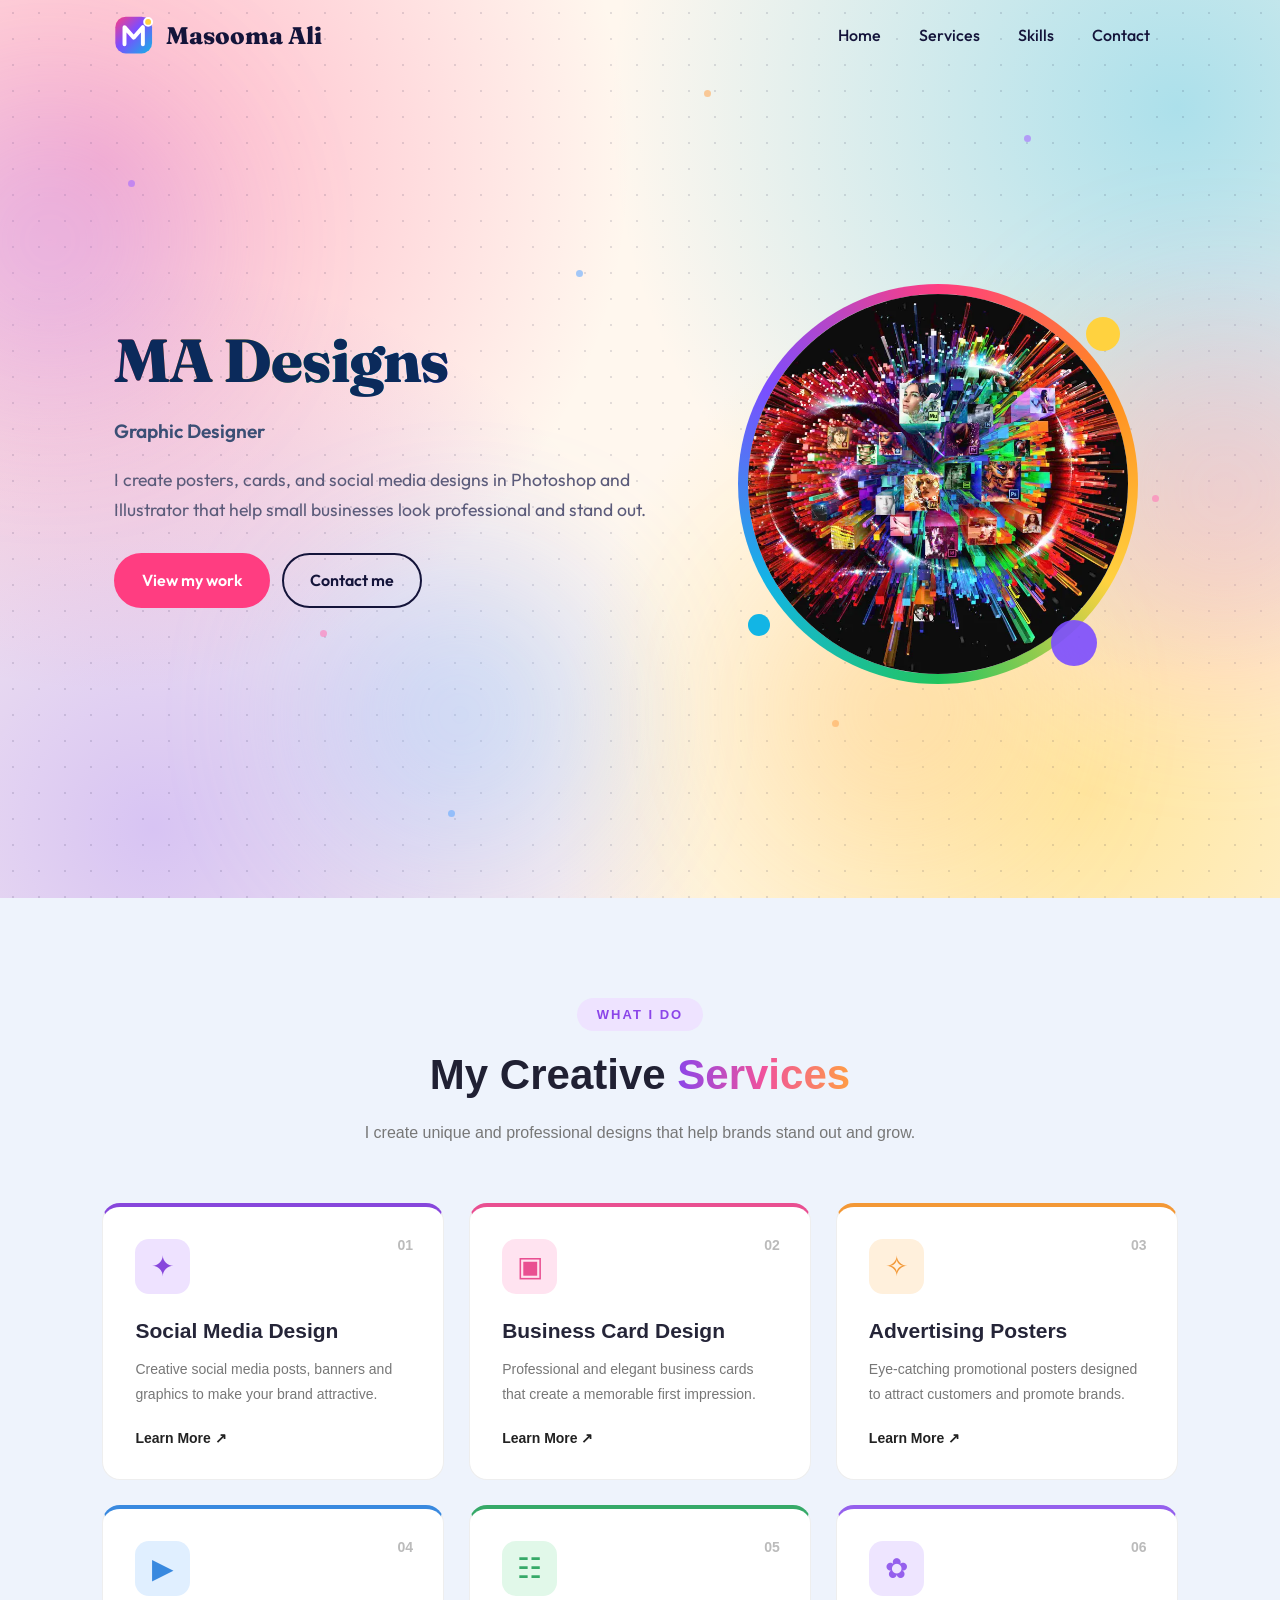
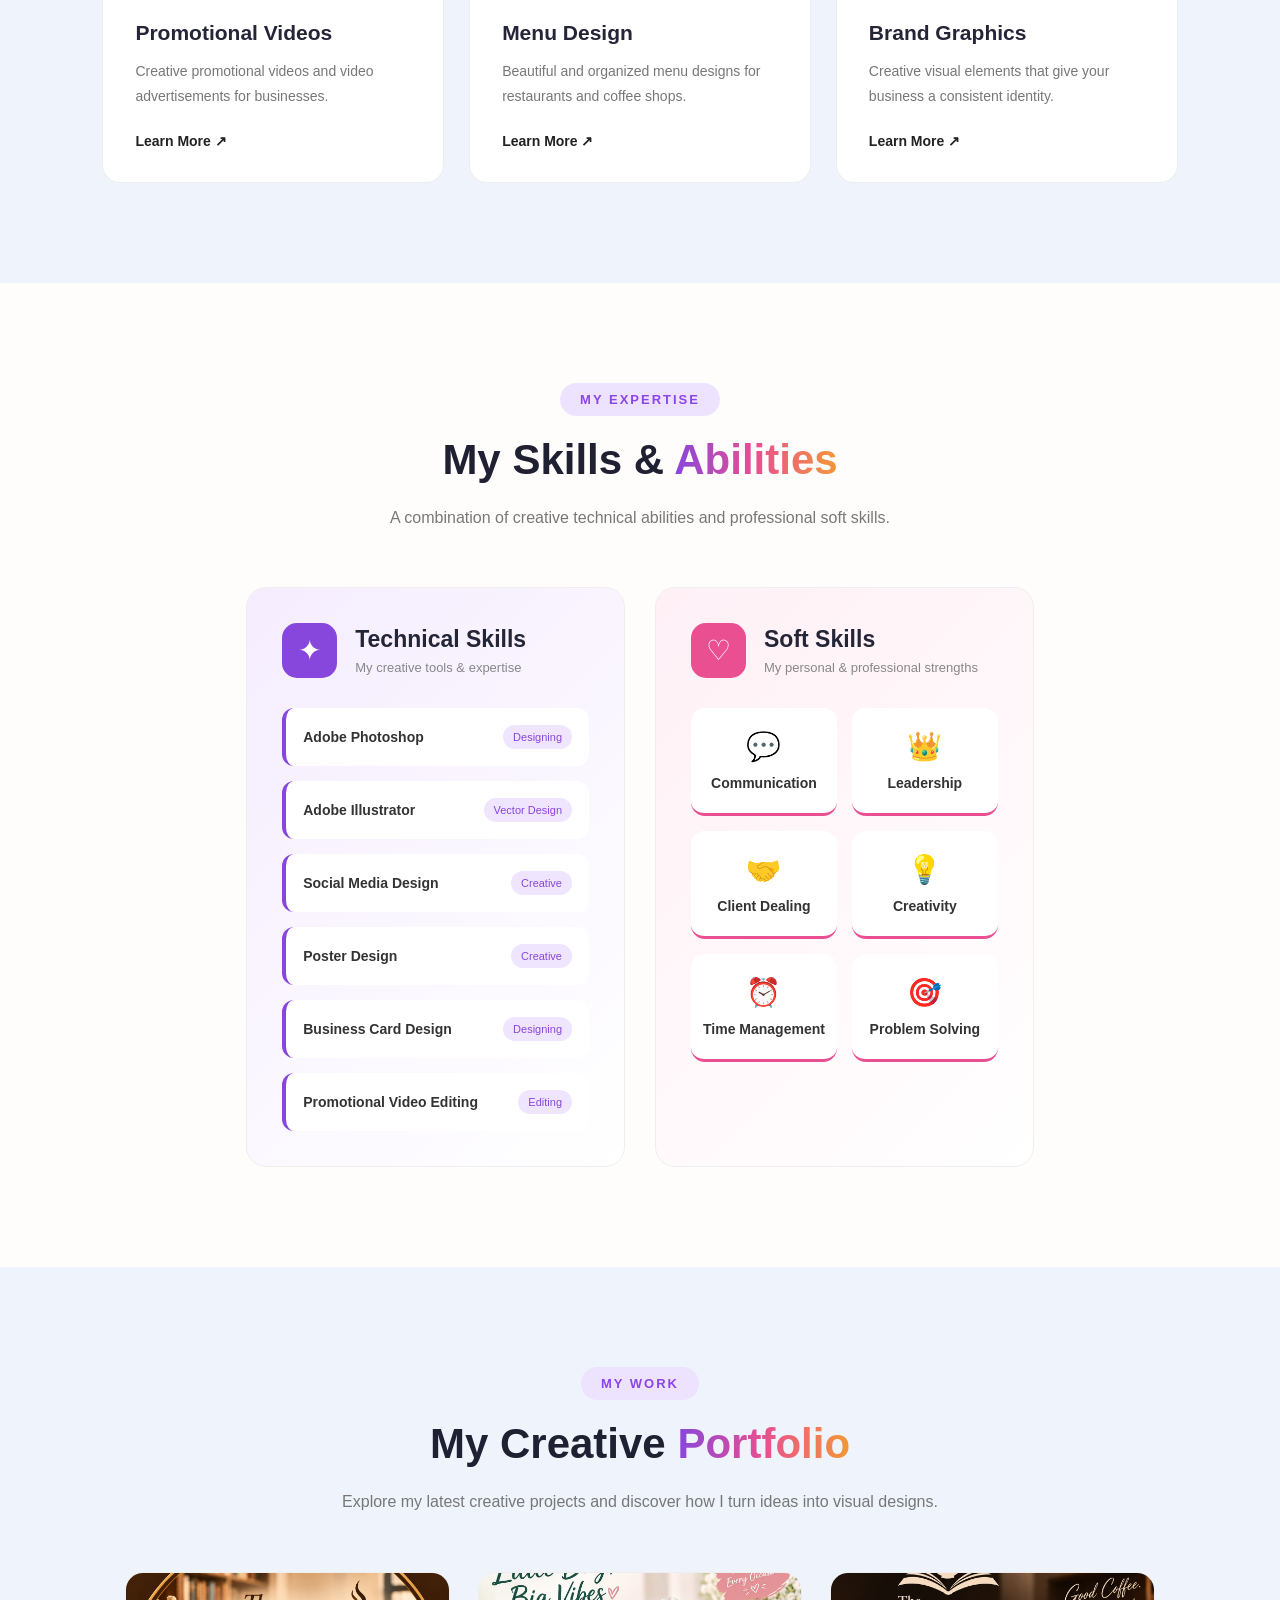
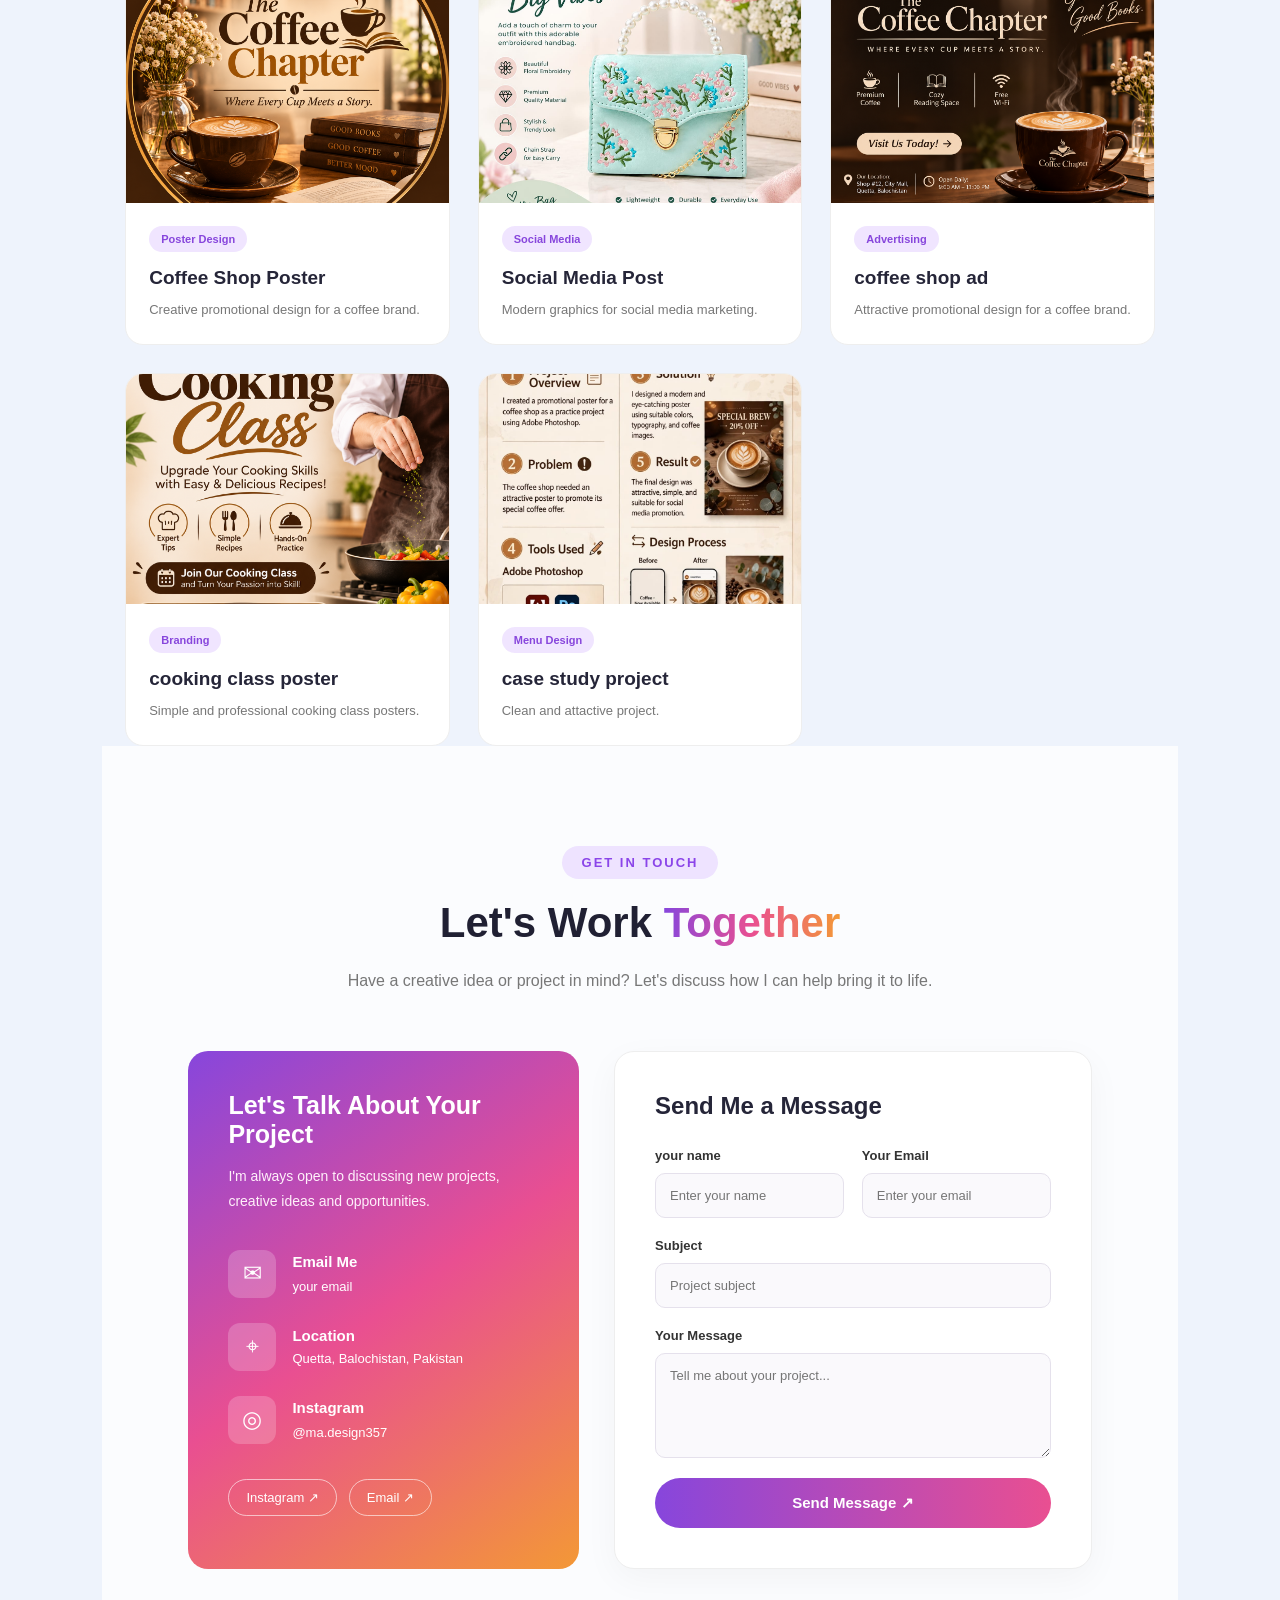
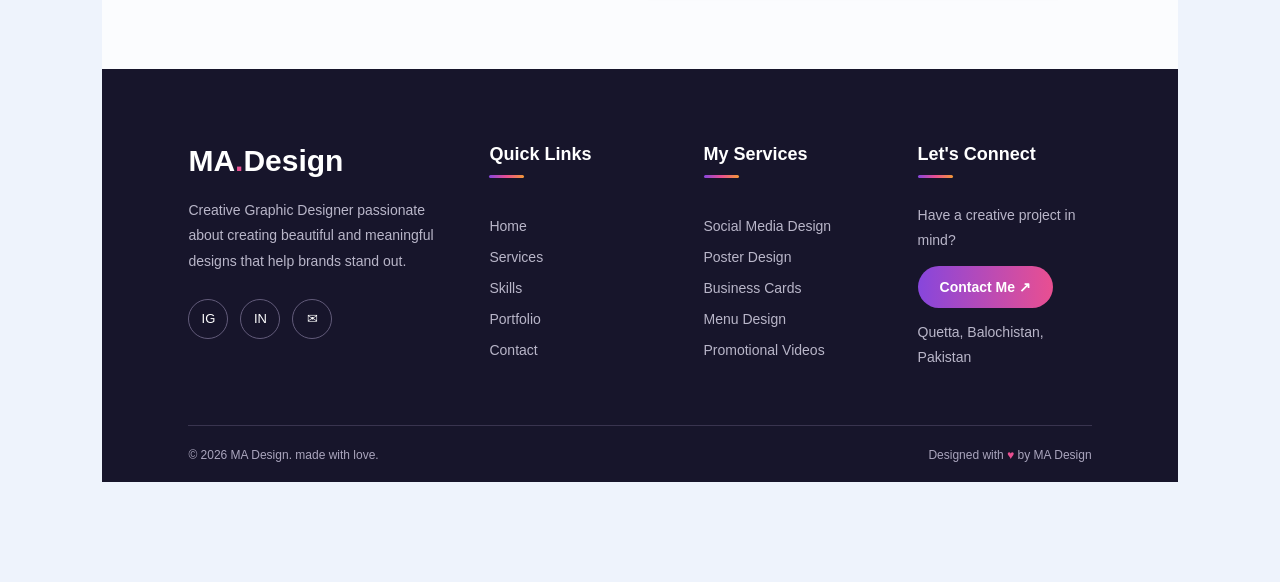
<file: index.html>
<!DOCTYPE html>
<html lang="en">

</head>


<head>
    <meta charset="UTF-8">
    <meta name="viewport" content="width=device-width, initial-scale=1.0">

    <title>My Graphic Design Website</title>

    <link rel="stylesheet" href="style.css">
</header



<header class="navbar">
  <nav class="nav-inner" aria-label="Main">

    <a href="#home" class="logo" aria-label="Masooma Ali home">
      <svg viewBox="0 0 64 64" width="42" height="42" xmlns="http://www.w3.org/2000/svg" aria-hidden="true">
        <defs>
          <linearGradient id="navLogoGrad" x1="0" y1="0" x2="1" y2="1">
            <stop offset="0" stop-color="#ff3d81"/>
            <stop offset="0.45" stop-color="#7c4dff"/>
            <stop offset="1" stop-color="#12b5e5"/>
          </linearGradient>
        </defs>
        <rect x="2" y="4" width="56" height="56" rx="16" fill="url(#navLogoGrad)"/>
        <path d="M16 46V20l14 16 14-16v26" fill="none" stroke="#fff" stroke-width="6" stroke-linecap="round" stroke-linejoin="round"/>
        <circle cx="52" cy="12" r="6" fill="#ffd23f" stroke="#fff" stroke-width="3"/>
      </svg>
      <span>Masooma Ali</span>
    </a>

    <button class="menu-btn" aria-label="Open menu" aria-expanded="false"><span></span><span></span><span></span></button>

    <ul class="nav-links">
      <li><a href="#home">Home</a></li>
      <li><a href="#services">Services</a></li>
      <li><a href="#skills">Skills</a></li>
      <li><a href="#contact">Contact</a></li>
    </ul>

  </nav>
</header>
<script>
const btn=document.querySelector('.menu-btn'),links=document.querySelector('.nav-links');
btn.addEventListener('click',()=>{const o=links.classList.toggle('open');btn.setAttribute('aria-expanded',o)});
links.addEventListener('click',e=>{if(e.target.tagName==='A'){links.classList.remove('open');btn.setAttribute('aria-expanded','false')}});
</script>
</body>
</html>
<!DOCTYPE html>
<html lang="en">
<head>
<meta charset="UTF-8">
<meta name="viewport" content="width=device-width, initial-scale=1">
<title>Masooma Ali | Graphic Designer</title>
<link href="https://fonts.googleapis.com/css2?family=Fraunces:wght@800&family=Outfit:wght@400;500;600&display=swap" rel="stylesheet">
<style>
:root{
  --pink:#ff3d81; --orange:#ff8a1f; --yellow:#ffd23f;
  --green:#22c55e; --cyan:#12b5e5; --violet:#7c4dff;
  --ink:#14143a; --muted:#5b5b7a;
  --rainbow:linear-gradient(90deg,var(--pink),var(--orange),var(--yellow),var(--green),var(--cyan),var(--violet));
}
*{box-sizing:border-box;margin:0;padding:0}
html{scroll-behavior:smooth}
body{font-family:'Outfit',sans-serif;color:var(--ink);background:#fff}

/* NAVBAR */
.navbar{position:sticky;top:0;z-index:50;background:rgba(255,255,255,.92);backdrop-filter:blur(10px);border-bottom:4px solid transparent;border-image:var(--rainbow) 1}
.nav-inner{max-width:1100px;margin:0 auto;padding:14px 24px;display:flex;align-items:center;justify-content:space-between}
.logo{font-family:'Fraunces',serif;font-weight:800;font-size:1.5rem;text-decoration:none;color:var(--ink);display:flex;align-items:center;gap:10px}
.logo-dots{display:grid;grid-template-columns:repeat(3,8px);gap:3px}
.logo-dots i{width:8px;height:8px;border-radius:50%}
.logo-dots i:nth-child(1){background:var(--pink)}.logo-dots i:nth-child(2){background:var(--yellow)}.logo-dots i:nth-child(3){background:var(--cyan)}
.logo-dots i:nth-child(4){background:var(--orange)}.logo-dots i:nth-child(5){background:var(--green)}.logo-dots i:nth-child(6){background:var(--violet)}
.nav-links{display:flex;gap:6px;list-style:none}
.nav-links a{display:block;padding:8px 16px;border-radius:999px;text-decoration:none;color:var(--ink);font-weight:500;transition:background .2s,color .2s}
.nav-links li:nth-child(1) a:hover{background:var(--pink);color:#fff}
.nav-links li:nth-child(2) a:hover{background:var(--orange);color:#fff}
.nav-links li:nth-child(3) a:hover{background:var(--green);color:#fff}
.nav-links li:nth-child(4) a:hover{background:var(--cyan);color:#fff}
.nav-links li:nth-child(5) a:hover{background:var(--violet);color:#fff}
.nav-links a:focus-visible,.logo:focus-visible,.menu-btn:focus-visible,.btn:focus-visible{outline:3px solid var(--violet);outline-offset:2px}
.menu-btn{display:none;background:none;border:2px solid var(--ink);border-radius:10px;padding:8px 10px;cursor:pointer}
.menu-btn span{display:block;width:22px;height:3px;background:var(--ink);margin:4px 0;border-radius:2px}

/* HERO */
.hero{max-width:1100px;margin:0 auto;padding:80px 24px;display:grid;grid-template-columns:1.2fr 1fr;gap:48px;align-items:center}
.brand{font-family:'Fraunces',serif;font-weight:800;font-size:clamp(2.6rem,6vw,4.6rem);line-height:1.05;margin-bottom:8px;background:var(--rainbow);-webkit-background-clip:text;background-clip:text;color:transparent;width:fit-content}
.role{font-weight:600;font-size:1.2rem;margin-bottom:18px}
.bio{color:var(--muted);font-size:1.1rem;line-height:1.7;max-width:50ch;margin-bottom:28px}
.btns{display:flex;gap:12px;flex-wrap:wrap}
.btn{padding:12px 26px;border-radius:999px;font-weight:600;text-decoration:none;border:2px solid var(--ink);color:var(--ink);transition:transform .2s}
.btn.primary{background:var(--pink);border-color:var(--pink);color:#fff}
.btn:hover{transform:translateY(-3px)}

/* PROFILE PICTURE */
.dp-wrap{position:relative;width:100%;max-width:380px;aspect-ratio:1;justify-self:center}
.dp-wrap::before{content:"";position:absolute;inset:-10px;border-radius:50%;background:conic-gradient(var(--pink),var(--orange),var(--yellow),var(--green),var(--cyan),var(--violet),var(--pink))}
.dp-wrap::after{content:"";position:absolute;inset:0;border-radius:50%;border:8px solid #fff}
.dp{position:absolute;inset:0;border-radius:50%;overflow:hidden;background:#eee;z-index:1}
.dp img{width:100%;height:100%;object-fit:cover;display:block}
.dot{position:absolute;border-radius:50%;z-index:2}
.dot.d1{width:34px;height:34px;background:var(--yellow);top:6%;right:2%}
.dot.d2{width:22px;height:22px;background:var(--cyan);bottom:10%;left:0}
.dot.d3{width:46px;height:46px;background:var(--violet);bottom:2%;right:8%;opacity:.9}

@media(max-width:760px){
  .menu-btn{display:block}
  .nav-links{display:none;position:absolute;top:100%;left:0;right:0;flex-direction:column;background:#fff;padding:12px 24px 20px;border-bottom:4px solid var(--pink)}
  .nav-links.open{display:flex}
  .hero{grid-template-columns:1fr;padding-top:48px;text-align:left}
  .dp-wrap{order:-1;max-width:260px;justify-self:start}
}
@media(prefers-reduced-motion:reduce){*{transition:none!important;scroll-behavior:auto!important}}
</style>
</head>
<body>
  <!-- ANIMATED BACKGROUND -->

<div class="animated-background">
    <div class="gradient-shape shape-one"></div>
    <div class="gradient-shape shape-two"></div>
    <div class="gradient-shape shape-three"></div>
    <div class="gradient-shape shape-four"></div>

    <div class="particles">
        <span></span>
        <span></span>
        <span></span>
        <span></span>
        <span></span>
        <span></span>
        <span></span>
        <span></span>
    </div>
</div>


<main>
  <section class="hero" id="home">
    <div class="hero-text">
      <h1 class="brand">MA Designs</h1>
      <p class="role">Graphic Designer</p>
      <p class="bio">I create posters, cards, and social media designs in Photoshop and Illustrator that help small businesses look professional and stand out.</p>
      <div class="btns">
        <a href="#portfolio" class="btn primary">View my work</a>
        <a href="#contact" class="btn">Contact me</a>
        
      </div>
    </div>

    <div class="dp-wrap">
      <div class="dp">
        <!-- Replace "dp.jpg" with your own photo file name -->
        <img src="./adobe-cc.jpg.webp" alt="Masooma Ali" onerror="this.style.display='none'">
      </div>
      <span class="dot d1"></span><span class="dot d2"></span><span class="dot d3"></span>
    </div>
  </section>
  
<!-- Services Section -->
<section class="services" id="services">

    <div class="services-header">
        <span class="section-tag">WHAT I DO</span>
        <h2>My Creative <span>Services</span></h2>
        <p>
            I create unique and professional designs
            that help brands stand out and grow.
        </p>
    </div>

    <div class="services-container">

        <div class="service-card purple">
            <div class="service-icon">✦</div>
            <span class="service-number">01</span>
            <h3>Social Media Design</h3>
            <p>Creative social media posts, banners and graphics to make your brand attractive.</p>
            <a href="#contact">Learn More ↗</a>
        </div>

        <div class="service-card pink">
            <div class="service-icon">▣</div>
            <span class="service-number">02</span>
            <h3>Business Card Design</h3>
            <p>Professional and elegant business cards that create a memorable first impression.</p>
            <a href="#contact">Learn More ↗</a>
        </div>

        <div class="service-card orange">
            <div class="service-icon">✧</div>
            <span class="service-number">03</span>
            <h3>Advertising Posters</h3>
            <p>Eye-catching promotional posters designed to attract customers and promote brands.</p>
            <a href="#contact">Learn More ↗</a>
        </div>

        <div class="service-card blue">
            <div class="service-icon">▶</div>
            <span class="service-number">04</span>
            <h3>Promotional Videos</h3>
            <p>Creative promotional videos and video advertisements for businesses.</p>
            <a href="#contact">Learn More ↗</a>
        </div>

        <div class="service-card green">
            <div class="service-icon">☷</div>
            <span class="service-number">05</span>
            <h3>Menu Design</h3>
            <p>Beautiful and organized menu designs for restaurants and coffee shops.</p>
            <a href="#contact">Learn More ↗</a>
        </div>

        <div class="service-card violet">
            <div class="service-icon">✿</div>
            <span class="service-number">06</span>
            <h3>Brand Graphics</h3>
            <p>Creative visual elements that give your business a consistent identity.</p>
            <a href="#contact">Learn More ↗</a>
        </div>

    </div>
</section>

<!-- SKILLS SECTION -->
<section class="skills-section" id="skills">

    <div class="skills-heading">
        <span class="section-tag">MY EXPERTISE</span>
        <h2>My Skills & <span>Abilities</span></h2>
        <p>
            A combination of creative technical abilities
            and professional soft skills.
        </p>
    </div>

    <div class="skills-container">

        <!-- TECHNICAL SKILLS -->
        <div class="skills-box technical">

            <div class="skills-title">
                <div class="skills-icon">✦</div>
                <div>
                    <h3>Technical Skills</h3>
                    <p>My creative tools & expertise</p>
                </div>
            </div>

            <div class="skill-list">

                <div class="skill-item">
                    <span>Adobe Photoshop</span>
                    <span>Designing</span>
                </div>

                <div class="skill-item">
                    <span>Adobe Illustrator</span>
                    <span>Vector Design</span>
                </div>

                <div class="skill-item">
                    <span>Social Media Design</span>
                    <span>Creative</span>
                </div>

                <div class="skill-item">
                    <span>Poster Design</span>
                    <span>Creative</span>
                </div>

                <div class="skill-item">
                    <span>Business Card Design</span>
                    <span>Designing</span>
                </div>

                <div class="skill-item">
                    <span>Promotional Video Editing</span>
                    <span>Editing</span>
                </div>

            </div>
        </div>


        <!-- SOFT SKILLS -->
        <div class="skills-box soft">

            <div class="skills-title">
                <div class="skills-icon">♡</div>
                <div>
                    <h3>Soft Skills</h3>
                    <p>My personal & professional strengths</p>
                </div>
            </div>

            <div class="soft-skills-grid">

                <div class="soft-skill">
                    <span>💬</span>
                    <h4>Communication</h4>
                </div>

                <div class="soft-skill">
                    <span>👑</span>
                    <h4>Leadership</h4>
                </div>

                <div class="soft-skill">
                    <span>🤝</span>
                    <h4>Client Dealing</h4>
                </div>

                <div class="soft-skill">
                    <span>💡</span>
                    <h4>Creativity</h4>
                </div>

                <div class="soft-skill">
                    <span>⏰</span>
                    <h4>Time Management</h4>
                </div>

                <div class="soft-skill">
                    <span>🎯</span>
                    <h4>Problem Solving</h4>
                </div>

            </div>
        </div>

    </div>

</section>

<!-- PORTFOLIO SECTION -->

<section class="portfolio-section" id="portfolio">

    <div class="portfolio-heading">
        <span class="section-tag">MY WORK</span>

        <h2>My Creative <span>Portfolio</span></h2>

        <p>
            Explore my latest creative projects and
            discover how I turn ideas into visual designs.
        </p>
    </div>


<div class="portfolio-container">

    <div class="portfolio-card">
        <div class="portfolio-image">
            <img src="./The Coffee Chapter Café Logo.png" alt="Coffee Poster">
        </div>
        <div class="portfolio-info">
            <span class="project-category">Poster Design</span>
            <h3>Coffee Shop Poster</h3>
            <p>Creative promotional design for a coffee brand.</p>
        </div>
    </div>

    <div class="portfolio-card">
        <div class="portfolio-image">
            <img src="./bag.jpeg" alt="Social Media Design">
        </div>
        <div class="portfolio-info">
            <span class="project-category">Social Media</span>
            <h3>Social Media Post</h3>
            <p>Modern graphics for social media marketing.</p>
        </div>
    </div>

    <div class="portfolio-card">
        <div class="portfolio-image">
            <img src="./The Coffee Chapter Café Poster.png" alt="Food Poster">
        </div>
        <div class="portfolio-info">
            <span class="project-category">Advertising</span>
            <h3>coffee shop ad</h3>
            <p>Attractive promotional design for a coffee brand.</p>
        </div>
    </div>

    <div class="portfolio-card">
        <div class="portfolio-image">
            <img src="./Warm Tones Cooking Class Poster.png" alt="Business Card">
        </div>
        <div class="portfolio-info">
            <span class="project-category">Branding</span>
            <h3>cooking class poster</h3>
            <p>Simple and professional cooking class posters.</p>
        </div>
    </div>

    <div class="portfolio-card">
        <div class="portfolio-image">
            <img src="./case study.jpeg" alt="Restaurant Menu">
        </div>
        <div class="portfolio-info">
            <span class="project-category">Menu Design</span>
            <h3>case study project</h3>
            <p>Clean and attactive project.</p>
        </div>
    </div>

</div>

<!-- CONTACT SECTION -->

<section class="contact-section" id="contact">

    <div class="contact-heading">
        <span class="section-tag">GET IN TOUCH</span>
        <h2>Let's Work <span>Together</span></h2>
        <p>
            Have a creative idea or project in mind?
            Let's discuss how I can help bring it to life.
        </p>
    </div>

    <div class="contact-container">

        <!-- CONTACT INFORMATION -->

        <div class="contact-info">

            <h3>Let's Talk About Your Project</h3>

            <p>
                I'm always open to discussing new projects,
                creative ideas and opportunities.
            </p>

            <div class="contact-detail">
                <div class="contact-icon email-icon">✉</div>
                <div>
                    <h4>Email Me</h4>
                    <a href="mailto:YOUR_EMAIL@example.com">
                        your email
                    </a>
                </div>
            </div>

            <div class="contact-detail">
                <div class="contact-icon location-icon">⌖</div>
                <div>
                    <h4>Location</h4>
                    <p>Quetta, Balochistan, Pakistan</p>
                </div>
            </div>

            <div class="contact-detail">
                <div class="contact-icon social-icon">◎</div>
                <div>
                    <h4>Instagram</h4>
                    <a href="masoomamali03@gmail.com"
                       target="_blank">
                        @ma.design357
                    </a>
                </div>
            </div>

            <div class="contact-socials">
                <a href="https://instagram.com/ma.designs357"
                   target="_blank">Instagram ↗</a>
                <a href="mailto:YOUR_EMAIL@example.com">
                    Email ↗
                </a>
            </div>

        </div>


        <!-- CONTACT FORM -->

        <div class="contact-form-box">

            <h3>Send Me a Message</h3>

            <form action="email me "
                  method="post"
                  enctype="text/plain">

                <div class="form-row">

                    <div class="form-group">
                        <label>your name</label>
                        <input type="text"
                               name="Name"
                               placeholder="Enter your name"
                               required>
                    </div>

                    <div class="form-group">
                        <label>Your Email</label>
                        <input type="email"
                               name="Email"
                               placeholder="Enter your email"
                               required>
                    </div>

                </div>

                <div class="form-group">
                    <label>Subject</label>
                    <input type="text"
                           name="Subject"
                           placeholder="Project subject"
                           required>
                </div>

                <div class="form-group">
                    <label>Your Message</label>
                    <textarea name="Message"
                              rows="5"
                              placeholder="Tell me about your project..."
                              required></textarea>
                </div>

                <button type="submit" class="contact-btn">
                    Send Message ↗
                </button>

            </form>

        </div>

    </div>

</section>

<!-- FOOTER SECTION -->

<footer class="footer-section">

    <div class="footer-container">

        <!-- BRAND -->
        <div class="footer-brand">
            <h2>MA<span>.</span>Design</h2>

            <p>
                Creative Graphic Designer passionate about
                creating beautiful and meaningful designs
                that help brands stand out.
            </p>

            <div class="footer-socials">
                <a href="https://instagram.com/YOUR_USERNAME"
                   target="_blank">IG</a>

                <a href="https://linkedin.com/in/YOUR_USERNAME"
                   target="_blank">IN</a>

                <a href="mailto:YOUR_EMAIL@example.com">✉</a>
            </div>
        </div>


        <!-- QUICK LINKS -->
        <div class="footer-links">
            <h3>Quick Links</h3>

            <a href="#home">Home</a>
            <a href="#services">Services</a>
            <a href="#skills">Skills</a>
            <a href="#portfolio">Portfolio</a>
            <a href="#contact">Contact</a>
        </div>


        <!-- SERVICES -->
        <div class="footer-links">
            <h3>My Services</h3>

            <a href="#services">Social Media Design</a>
            <a href="#services">Poster Design</a>
            <a href="#services">Business Cards</a>
            <a href="#services">Menu Design</a>
            <a href="#services">Promotional Videos</a>
        </div>


        <!-- CONTACT -->
        <div class="footer-contact">
            <h3>Let's Connect</h3>

            <p>Have a creative project in mind?</p>

            <a href="#contact" class="footer-btn">
                Contact Me ↗
            </a>

            <p class="footer-location">
                Quetta, Balochistan, Pakistan
            </p>
        </div>

    </div>


    <!-- COPYRIGHT -->

    <div class="footer-bottom">
        <p>© 2026 MA Design. made with love.</p>

        <p>Designed with <span>♥</span> by MA Design</p>
    </div>

</footer>
</file>
<file: style.css>
/* ============ THEME ============ */
:root {
  --white: #ffffff;
  --navy: #0b2a5b;
  --blue: #2f5fd0;
  --tint: #eef3fc;
  --line: #dbe4f5;
  --nav-height: 72px;
}

* { box-sizing: border-box; }

html {
  scroll-behavior: smooth;
  scroll-padding-top: var(--nav-height);
}

body{
  font-family:'Outfit',sans-serif;
  color:var(--ink);
  background:
    radial-gradient(circle at 8% 18%, rgba(255,61,129,.28), transparent 38%),
    radial-gradient(circle at 92% 12%, rgba(18,181,229,.30), transparent 40%),
    radial-gradient(circle at 85% 88%, rgba(255,210,63,.38), transparent 40%),
    radial-gradient(circle at 12% 92%, rgba(124,77,255,.25), transparent 40%),
    radial-gradient(circle at 50% 50%, rgba(34,197,94,.12), transparent 45%),
    #fff7ee;
  background-attachment:fixed;
}
body::before{
  content:"";
  position:fixed;
  inset:0;
  z-index:-1;
  background-image:radial-gradient(rgba(20,20,58,.12) 1.2px, transparent 1.2px);
  background-size:26px 26px;
  pointer-events:none;
}

/* ============ NAVBAR ============ */
/* NAVBAR */
.navbar{position:sticky;top:0;z-index:50;background:rgba(255,255,255,.92);backdrop-filter:blur(10px);border-bottom:4px solid transparent;border-image:var(--rainbow) 1}
.nav-inner{max-width:1100px;margin:0 auto;padding:12px 24px;display:flex;align-items:center;justify-content:space-between}

.logo{display:flex;align-items:center;gap:12px;font-family:'Fraunces',serif;font-weight:800;font-size:1.5rem;text-decoration:none;color:var(--ink)}

.nav-links{display:flex;gap:6px;list-style:none}
.nav-links a{display:block;padding:8px 16px;border-radius:999px;text-decoration:none;color:var(--ink);font-weight:500;transition:background .2s,color .2s}
.nav-links li:nth-child(1) a:hover{background:var(--pink);color:#fff}
.nav-links li:nth-child(2) a:hover{background:var(--orange);color:#fff}
.nav-links li:nth-child(3) a:hover{background:var(--green);color:#fff}
.nav-links li:nth-child(4) a:hover{background:var(--violet);color:#fff}
.nav-links a:focus-visible,.logo:focus-visible,.menu-btn:focus-visible{outline:3px solid var(--violet);outline-offset:2px}

.menu-btn{display:none;background:none;border:2px solid var(--ink);border-radius:10px;padding:8px 10px;cursor:pointer}
.menu-btn span{display:block;width:22px;height:3px;background:var(--ink);margin:4px 0;border-radius:2px}
/* ============ LINKS ============ */
.nav-links {
  display: flex;
  align-items: center;
  gap: 6px;
  margin: 0;
  padding: 0;
  list-style: none;
}

.nav-links a {
  position: relative;
  display: block;
  padding: 10px 16px;
  color: var(--navy);
  font-weight: 600;
  font-size: 1rem;
  text-decoration: none;
  transition: color 0.3s ease, transform 0.3s ease;
}

/* Underline that slides in from the left */
.nav-links a::after {
  content: "";
  position: absolute;
  left: 16px;
  right: 16px;
  bottom: 4px;
  height: 2px;
  background: var(--blue);
  transform: scaleX(0);
  transform-origin: left;
  transition: transform 0.35s ease;
}

.nav-links a:hover,
.nav-links a:focus-visible,
.nav-links a.active {
  color: var(--blue);
}

.nav-links a:hover::after,
.nav-links a:focus-visible::after,
.nav-links a.active::after {
  transform: scaleX(1);
}

.nav-links a:hover { transform: translateY(-2px); }

.nav-links a:focus-visible {
  outline: 2px solid var(--blue);
  outline-offset: 2px;
  border-radius: 6px;
}

/* ============ HIRE ME BUTTON ============ */
.nav-links a.btn-hire {
  position: relative;
  isolation: isolate;
  overflow: hidden;
  margin-left: 12px;
  padding: 10px 24px;
  background: var(--navy);
  color: var(--white);
  border-radius: 999px;
}

.nav-links a.btn-hire::after { display: none; }

/* Blue fill that sweeps across on hover */
.nav-links a.btn-hire::before {
  content: "";
  position: absolute;
  inset: 0;
  z-index: -1;
  background: var(--blue);
  transform: translateX(-101%);
  transition: transform 0.4s cubic-bezier(0.2, 0.8, 0.2, 1);
}

.nav-links a.btn-hire:hover,
.nav-links a.btn-hire:focus-visible {
  color: var(--white);
}

.nav-links a.btn-hire:hover::before,
.nav-links a.btn-hire:focus-visible::before {
  transform: translateX(0);
}

/* ============ LOGO (RIGHT SIDE) ============ */
.logo {
  display: flex;
  align-items: center;
  gap: 10px;
  color: var(--navy);
  text-decoration: none;
}

.logo-mark {
  display: grid;
  place-items: center;
  width: 40px;
  height: 40px;
  border-radius: 12px;
  background: var(--navy);
  color: var(--white);
  font-weight: 800;
  font-size: 1rem;
  letter-spacing: 0.5px;
  transition: transform 0.4s cubic-bezier(0.2, 0.8, 0.2, 1), background 0.3s ease;
}

.logo-text {
  font-weight: 800;
  font-size: 1.15rem;
  letter-spacing: -0.2px;
}

.logo:hover .logo-mark,
.logo:focus-visible .logo-mark {
  background: var(--blue);
  transform: rotate(-8deg) scale(1.08);
}

.logo:focus-visible {
  outline: 2px solid var(--blue);
  outline-offset: 4px;
  border-radius: 10px;
}

/* ============ MOBILE MENU (CSS only) ============ */
.nav-toggle { display: none; }
.hamburger  { display: none; }

@media (max-width: 820px) {
  .hamburger {
    display: flex;
    flex-direction: column;
    justify-content: center;
    gap: 5px;
    width: 40px;
    height: 40px;
    padding: 8px;
    cursor: pointer;
  }

  .hamburger span {
    display: block;
    height: 3px;
    border-radius: 3px;
    background: var(--navy);
    transition: transform 0.35s ease, opacity 0.25s ease;
  }

  /* Hamburger turns into an X when the menu opens */
  .nav-toggle:checked ~ .hamburger span:nth-child(1) { transform: translateY(8px) rotate(45deg); }
  .nav-toggle:checked ~ .hamburger span:nth-child(2) { opacity: 0; }
  .nav-toggle:checked ~ .hamburger span:nth-child(3) { transform: translateY(-8px) rotate(-45deg); }

  .nav-links {
    position: absolute;
    top: var(--nav-height);
    left: 0;
    right: 0;
    flex-direction: column;
    align-items: stretch;
    gap: 0;
    max-height: 0;
    overflow: hidden;
    background: var(--white);
    border-bottom: 1px solid var(--line);
    transition: max-height 0.45s ease;
  }

  .nav-toggle:checked ~ .nav-links { max-height: 360px; }

  .nav-links li { padding: 0 24px; }
  .nav-links a  { padding: 14px 0; }
  .nav-links a::after { left: 0; right: 0; bottom: 8px; }
  .nav-links a:hover  { transform: none; }

  .nav-links li:last-child { padding: 8px 24px 20px; }

  .nav-links a.btn-hire {
    margin-left: 0;
    padding: 12px 24px;
    text-align: center;
  }
}

/* ============ PLACEHOLDER SECTIONS (delete later) ============ */
main section {
  min-height: 80vh;
  display: grid;
  place-items: center;
}

main section:nth-child(even) { background: var(--tint); }

/* ============ RESPECT REDUCED MOTION ============ */
@media (prefers-reduced-motion: reduce) {
  *, *::before, *::after {
    animation: none !important;
    transition: none !important;
    scroll-behavior: auto !important;
  }
}


/* ============ HERO SECTION ============ */
.hero {
  display: block;
  min-height: calc(100vh - var(--nav-height));
  padding: 72px 24px;
  background: var(--white);
}

.hero-inner {
  max-width: 1200px;
  margin: 0 auto;
  display: grid;
  grid-template-columns: 1.1fr 0.9fr;
  align-items: center;
  gap: 64px;
}

/* ---------- Bio (left) ---------- */
.hero-bio {
  animation: hero-in 0.8s 0.3s cubic-bezier(0.2, 0.8, 0.2, 1) both;
}

.hero-hello {
  margin: 0 0 12px;
  font-size: 1.1rem;
  font-weight: 700;
  color: var(--blue);
}

.hero h1 {
  margin: 0 0 20px;
  font-size: clamp(2.4rem, 5vw, 3.8rem);
  line-height: 1.1;
  font-weight: 800;
  letter-spacing: -1px;
  color: var(--navy);
}

.hero-text {
  max-width: 52ch;
  margin: 0 0 32px;
  font-size: 1.1rem;
  line-height: 1.7;
  color: #3b4f75;
}

/* ---------- Buttons ---------- */
.hero-actions {
  display: flex;
  flex-wrap: wrap;
  gap: 14px;
  margin-bottom: 36px;
}

.btn {
  display: inline-block;
  padding: 14px 28px;
  border-radius: 999px;
  font-weight: 700;
  font-size: 1rem;
  text-decoration: none;
  border: 2px solid var(--navy);
  transition: background 0.3s ease, color 0.3s ease,
              border-color 0.3s ease, transform 0.3s ease;
}

.btn:hover { transform: translateY(-3px); }

.btn:focus-visible {
  outline: 2px solid var(--blue);
  outline-offset: 3px;
}

.btn-solid {
  background: var(--navy);
  color: var(--white);
}

.btn-solid:hover {
  background: var(--blue);
  border-color: var(--blue);
}

.btn-outline {
  background: transparent;
  color: var(--navy);
}

.btn-outline:hover {
  background: var(--navy);
  color: var(--white);
}

/* ---------- Skill pills ---------- */
.hero-skills {
  display: flex;
  flex-wrap: wrap;
  gap: 10px;
  margin: 0;
  padding: 0;
  list-style: none;
}

.hero-skills li {
  padding: 8px 16px;
  border-radius: 999px;
  background: var(--tint);
  border: 1px solid var(--line);
  font-size: 0.9rem;
  font-weight: 600;
  color: var(--navy);
}

/* ---------- Picture (right) ---------- */
.hero-photo {
  position: relative;
  justify-self: end;
  width: 100%;
  max-width: 420px;
  animation: hero-in 0.8s 0.45s cubic-bezier(0.2, 0.8, 0.2, 1) both;
}

/* Dark blue block sitting behind the photo */
.hero-photo::before {
  content: "";
  position: absolute;
  inset: 24px -24px -24px 24px;
  border-radius: 220px 220px 28px 28px;
  background: var(--navy);
}

.hero-photo img {
  position: relative;
  display: block;
  width: 100%;
  aspect-ratio: 4 / 5;
  object-fit: cover;
  border-radius: 220px 220px 28px 28px;
  background: var(--tint);
}

/* ---------- Load animation (one moment, after the navbar) ---------- */
@keyframes hero-in {
  from { opacity: 0; transform: translateY(24px); }
  to   { opacity: 1; transform: translateY(0); }
}

/* ---------- Hero on tablets and phones ---------- */
@media (max-width: 820px) {
  .hero { padding: 40px 24px 64px; }

  .hero-inner {
    grid-template-columns: 1fr;
    gap: 56px;
  }

  .hero-photo {
    justify-self: center;
    max-width: 320px;
    margin-right: 24px;
  }
}:root{
  --pink:#ff3d81; --orange:#ff8a1f; --yellow:#ffd23f;
  --green:#22c55e; --cyan:#12b5e5; --violet:#7c4dff;
  --ink:#14143a; --muted:#5b5b7a;
  --rainbow:linear-gradient(90deg,var(--pink),var(--orange),var(--yellow),var(--green),var(--cyan),var(--violet));
}
*{box-sizing:border-box;margin:0;padding:0}
html{scroll-behavior:smooth}
body{font-family:'Outfit',sans-serif;color:var(--ink);background:#fff}

/* NAVBAR */
.navbar{position:sticky;top:0;z-index:50;background:rgba(255,255,255,.92);backdrop-filter:blur(10px);border-bottom:4px solid transparent;border-image:var(--rainbow) 1}
.nav-inner{max-width:1100px;margin:0 auto;padding:14px 24px;display:flex;align-items:center;justify-content:space-between}
.logo{font-family:'Fraunces',serif;font-weight:800;font-size:1.5rem;text-decoration:none;color:var(--ink);display:flex;align-items:center;gap:10px}
.logo-dots{display:grid;grid-template-columns:repeat(3,8px);gap:3px}
.logo-dots i{width:8px;height:8px;border-radius:50%}
.logo-dots i:nth-child(1){background:var(--pink)}
.logo-dots i:nth-child(2){background:var(--yellow)}
.logo-dots i:nth-child(3){background:var(--cyan)}
.logo-dots i:nth-child(4){background:var(--orange)}
.logo-dots i:nth-child(5){background:var(--green)}
.logo-dots i:nth-child(6){background:var(--violet)}
.nav-links{display:flex;gap:6px;list-style:none}
.nav-links a{display:block;padding:8px 16px;border-radius:999px;text-decoration:none;color:var(--ink);font-weight:500;transition:background .2s,color .2s}
.nav-links li:nth-child(1) a:hover{background:var(--pink);color:#fff}
.nav-links li:nth-child(2) a:hover{background:var(--orange);color:#fff}
.nav-links li:nth-child(3) a:hover{background:var(--green);color:#fff}
.nav-links li:nth-child(4) a:hover{background:var(--cyan);color:#fff}
.nav-links li:nth-child(5) a:hover{background:var(--violet);color:#fff}
.nav-links a:focus-visible,.logo:focus-visible,.menu-btn:focus-visible,.btn:focus-visible{outline:3px solid var(--violet);outline-offset:2px}
.menu-btn{display:none;background:none;border:2px solid var(--ink);border-radius:10px;padding:8px 10px;cursor:pointer}
.menu-btn span{display:block;width:22px;height:3px;background:var(--ink);margin:4px 0;border-radius:2px}

/* HERO */
.hero{max-width:1100px;margin:0 auto;padding:80px 24px;display:grid;grid-template-columns:1.2fr 1fr;gap:48px;align-items:center}
.brand{font-family:'Fraunces',serif;font-weight:800;font-size:clamp(2.6rem,6vw,4.6rem);line-height:1.05;margin-bottom:8px;background:var(--rainbow);-webkit-background-clip:text;background-clip:text;color:transparent;width:fit-content}
.role{font-weight:600;font-size:1.2rem;margin-bottom:18px}
.bio{color:var(--muted);font-size:1.1rem;line-height:1.7;max-width:50ch;margin-bottom:28px}
.btns{display:flex;gap:12px;flex-wrap:wrap}
.btn{padding:12px 26px;border-radius:999px;font-weight:600;text-decoration:none;border:2px solid var(--ink);color:var(--ink);transition:transform .2s}
.btn.primary{background:var(--pink);border-color:var(--pink);color:#fff}
.btn:hover{transform:translateY(-3px)}

/* PROFILE PICTURE */
.dp-wrap{position:relative;width:100%;max-width:380px;aspect-ratio:1;justify-self:center}
.dp-wrap::before{content:"";position:absolute;inset:-10px;border-radius:50%;background:conic-gradient(var(--pink),var(--orange),var(--yellow),var(--green),var(--cyan),var(--violet),var(--pink))}
.dp-wrap::after{content:"";position:absolute;inset:0;border-radius:50%;border:8px solid #fff}
.dp{position:absolute;inset:0;border-radius:50%;overflow:hidden;background:#eee;z-index:1}
.dp img{width:100%;height:100%;object-fit:cover;display:block}
.dot{position:absolute;border-radius:50%;z-index:2}
.dot.d1{width:34px;height:34px;background:var(--yellow);top:6%;right:2%}
.dot.d2{width:22px;height:22px;background:var(--cyan);bottom:10%;left:0}
.dot.d3{width:46px;height:46px;background:var(--violet);bottom:2%;right:8%;opacity:.9}

/* MOBILE */
@media(max-width:760px){
  .menu-btn{display:block}
  .nav-links{display:none;position:absolute;top:100%;left:0;right:0;flex-direction:column;background:#fff;padding:12px 24px 20px;border-bottom:4px solid var(--pink)}
  .nav-links.open{display:flex}
  .hero{grid-template-columns:1fr;padding-top:48px;text-align:left}
  .dp-wrap{order:-1;max-width:260px;justify-self:start}
}
@media(prefers-reduced-motion:reduce){*{transition:none!important;scroll-behavior:auto!important}}

html, body{
  background:
    radial-gradient(circle at 8% 18%, rgba(255,61,129,.35), transparent 38%),
    radial-gradient(circle at 92% 12%, rgba(18,181,229,.35), transparent 40%),
    radial-gradient(circle at 85% 88%, rgba(255,210,63,.45), transparent 40%),
    radial-gradient(circle at 12% 92%, rgba(124,77,255,.30), transparent 40%),
    #fff7ee !important;
  background-attachment:fixed !important;
}
.hero, main{background:transparent !important}


/* SERVICES SECTION */

.services {
    padding: 100px 8%;
    background: #f9f8ff;
    font-family: Arial, sans-serif;
}

.services-header {
    text-align: center;
    max-width: 650px;
    margin: 0 auto 55px;
}

.section-tag {
    display: inline-block;
    color: #8b45e9;
    background: #eee3ff;
    padding: 9px 20px;
    border-radius: 30px;
    font-size: 13px;
    font-weight: bold;
    letter-spacing: 2px;
}

.services-header h2 {
    font-size: 42px;
    margin: 20px 0;
    color: #202033;
}

.services-header h2 span {
    background: linear-gradient(
        90deg, #8b45e9, #f0529c, #ff9d45
    );
    -webkit-background-clip: text;
    color: transparent;
}

.services-header p {
    color: #777;
    line-height: 1.8;
    font-size: 16px;
}

/* SERVICES CARDS */

.services-container {
    display: grid;
    grid-template-columns: repeat(3, 1fr);
    gap: 25px;
}

.service-card {
    position: relative;
    padding: 32px;
    background: white;
    border-radius: 18px;
    border: 1px solid #eee;
    transition: 0.4s ease;
    overflow: hidden;
}

.service-card:hover {
    transform: translateY(-10px);
    box-shadow: 0 15px 35px rgba(0,0,0,0.09);
}

.service-icon {
    width: 55px;
    height: 55px;
    display: flex;
    align-items: center;
    justify-content: center;
    border-radius: 14px;
    font-size: 28px;
    margin-bottom: 25px;
}

.service-number {
    position: absolute;
    top: 30px;
    right: 30px;
    color: #bbb;
    font-size: 14px;
    font-weight: bold;
}

.service-card h3 {
    font-size: 21px;
    color: #252538;
    margin-bottom: 14px;
}

.service-card p {
    color: #777;
    font-size: 14px;
    line-height: 1.8;
    margin-bottom: 22px;
}

.service-card a {
    text-decoration: none;
    font-size: 14px;
    font-weight: bold;
    color: #222;
}

/* MULTI COLORS */

.purple .service-icon {
    background: #eee2ff;
    color: #8746dc;
}

.pink .service-icon {
    background: #ffe3f0;
    color: #e94f91;
}

.orange .service-icon {
    background: #fff0dc;
    color: #f39836;
}

.blue .service-icon {
    background: #e0efff;
    color: #3989df;
}

.green .service-icon {
    background: #e1f8e9;
    color: #36a968;
}

.violet .service-icon {
    background: #eee5ff;
    color: #9560ed;
}

/* CARD TOP BORDER */

.purple { border-top: 4px solid #8746dc; }
.pink { border-top: 4px solid #e94f91; }
.orange { border-top: 4px solid #f39836; }
.blue { border-top: 4px solid #3989df; }
.green { border-top: 4px solid #36a968; }
.violet { border-top: 4px solid #9560ed; }

/* RESPONSIVE DESIGN */

@media (max-width: 900px) {
    .services-container {
        grid-template-columns: repeat(2, 1fr);
    }
}

@media (max-width: 600px) {
    .services {
        padding: 70px 6%;
    }

    .services-header h2 {
        font-size: 32px;
    }

    .services-container {
        grid-template-columns: 1fr;
    }

    .service-card {
        padding: 25px;
    }
}

/* SKILLS SECTION */

.skills-section {
    padding: 100px 8%;
    background: #ffffff;
    font-family: Arial, sans-serif;
}

.skills-heading {
    text-align: center;
    max-width: 650px;
    margin: 0 auto 55px;
}

.skills-heading h2 {
    font-size: 42px;
    color: #202033;
    margin: 20px 0;
}

.skills-heading h2 span {
    background: linear-gradient(
        90deg, #8746dc, #e94f91, #f39836
    );
    -webkit-background-clip: text;
    color: transparent;
}

.skills-heading p {
    color: #777;
    line-height: 1.8;
}

/* SKILLS CONTAINER */

.skills-container {
    display: grid;
    grid-template-columns: repeat(2, 1fr);
    gap: 30px;
}

.skills-box {
    padding: 35px;
    border-radius: 20px;
    border: 1px solid #eee;
    transition: 0.4s ease;
}

.skills-box:hover {
    transform: translateY(-7px);
    box-shadow: 0 15px 35px rgba(0,0,0,0.08);
}

.technical {
    background: linear-gradient(135deg, #f5edff, #ffffff);
}

.soft {
    background: linear-gradient(135deg, #fff0f6, #ffffff);
}

/* SKILLS TITLE */

.skills-title {
    display: flex;
    align-items: center;
    gap: 18px;
    margin-bottom: 30px;
}

.skills-icon {
    width: 55px;
    height: 55px;
    background: #8746dc;
    color: white;
    display: flex;
    align-items: center;
    justify-content: center;
    border-radius: 15px;
    font-size: 28px;
}

.soft .skills-icon {
    background: #e94f91;
}

.skills-title h3 {
    font-size: 23px;
    color: #252538;
    margin: 0 0 7px;
}

.skills-title p {
    font-size: 13px;
    color: #888;
    margin: 0;
}

/* TECHNICAL SKILLS */

.skill-list {
    display: flex;
    flex-direction: column;
    gap: 15px;
}

.skill-item {
    background: white;
    padding: 17px;
    border-radius: 12px;
    display: flex;
    justify-content: space-between;
    align-items: center;
    gap: 10px;
    border-left: 4px solid #8746dc;
    transition: 0.3s;
}

.skill-item:hover {
    transform: translateX(7px);
    background: #f7f0ff;
}

.skill-item span:first-child {
    font-size: 14px;
    font-weight: bold;
    color: #333;
}

.skill-item span:last-child {
    font-size: 11px;
    color: #8746dc;
    background: #f0e5ff;
    padding: 6px 10px;
    border-radius: 20px;
    white-space: nowrap;
}

/* SOFT SKILLS */

.soft-skills-grid {
    display: grid;
    grid-template-columns: repeat(2, 1fr);
    gap: 15px;
}

.soft-skill {
    background: white;
    padding: 22px 12px;
    text-align: center;
    border-radius: 14px;
    border-bottom: 3px solid #e94f91;
    transition: 0.3s ease;
}

.soft-skill:hover {
    transform: translateY(-7px);
    background: #fff5fa;
    box-shadow: 0 8px 20px rgba(233,79,145,0.12);
}

.soft-skill span {
    font-size: 28px;
}

.soft-skill h4 {
    font-size: 14px;
    color: #333;
    margin: 12px 0 0;
}

/* RESPONSIVE DESIGN */

@media (max-width: 900px) {
    .skills-container {
        grid-template-columns: 1fr;
    }
}

@media (max-width: 600px) {
    .skills-section {
        padding: 70px 6%;
    }

    .skills-heading h2 {
        font-size: 32px;
    }

    .skills-box {
        padding: 22px;
    }

    .skills-title h3 {
        font-size: 20px;
    }

    .soft-skills-grid {
        grid-template-columns: repeat(2, 1fr);
    }

    .skill-item {
        padding: 13px;
    }
}

/* PORTFOLIO SECTION */

.portfolio-section {
    padding: 100px 8%;
    background: #f9f8ff;
    font-family: Arial, sans-serif;
}

/* HEADING */

.portfolio-heading {
    text-align: center;
    max-width: 650px;
    margin: 0 auto 55px;
}

.portfolio-heading h2 {
    font-size: 42px;
    color: #202033;
    margin: 20px 0;
}

.portfolio-heading h2 span {
    background: linear-gradient(
        90deg, #8746dc, #e94f91, #f39836
    );
    -webkit-background-clip: text;
    color: transparent;
}

.portfolio-heading p {
    color: #777;
    line-height: 1.8;
}

/* PROJECT GRID */

.portfolio-container {
    display: grid;
    grid-template-columns: repeat(3, 1fr);
    gap: 28px;
}

/* PROJECT CARD */

.portfolio-card {
    background: white;
    border-radius: 18px;
    overflow: hidden;
    border: 1px solid #eee;
    transition: 0.4s ease;
}

.portfolio-card:hover {
    transform: translateY(-9px);
    box-shadow: 0 15px 35px rgba(0,0,0,0.10);
}

/* PROJECT IMAGE */

.portfolio-image {
    position: relative;
    width: 100%;
    height: 230px;
    overflow: hidden;
    background: #eee5ff;
}

.portfolio-image img {
    width: 100%;
    height: 100%;
    object-fit: cover;
    transition: 0.5s ease;
}

.portfolio-card:hover .portfolio-image img {
    transform: scale(1.08);
}

.project-label {
    position: absolute;
    top: 15px;
    right: 15px;
    background: white;
    color: #8746dc;
    padding: 8px 13px;
    border-radius: 20px;
    font-size: 12px;
    font-weight: bold;
}

/* PROJECT DETAILS */

.portfolio-info {
    padding: 23px;
}

.project-category {
    display: inline-block;
    color: #8746dc;
    background: #f0e5ff;
    padding: 7px 12px;
    border-radius: 20px;
    font-size: 11px;
    font-weight: bold;
}

.portfolio-info h3 {
    color: #252538;
    font-size: 19px;
    margin: 15px 0 10px;
}

.portfolio-info p {
    color: #777;
    font-size: 13px;
    line-height: 1.7;
}

/* FOOTER BUTTON */

.portfolio-footer {
    text-align: center;
    margin-top: 55px;
}

.portfolio-footer p {
    color: #777;
    margin-bottom: 20px;
}

.portfolio-btn {
    display: inline-block;
    text-decoration: none;
    color: white;
    background: linear-gradient(
        90deg, #8746dc, #e94f91
    );
    padding: 14px 28px;
    border-radius: 30px;
    font-weight: bold;
    transition: 0.3s;
}

.portfolio-btn:hover {
    transform: translateY(-4px);
    box-shadow: 0 8px 20px rgba(135,70,220,0.25);
}

/* RESPONSIVE */

@media (max-width: 1000px) {
    .portfolio-container {
        grid-template-columns: repeat(2, 1fr);
    }
}

@media (max-width: 600px) {
    .portfolio-section {
        padding: 70px 6%;
    }

    .portfolio-heading h2 {
        font-size: 32px;
    }

    .portfolio-container {
        grid-template-columns: 1fr;
    }

    .portfolio-image {
        height: 240px;
    }
}

/* CONTACT SECTION */

.contact-section {
    padding: 100px 8%;
    background: #f9f8ff;
    font-family: Arial, sans-serif;
}

/* HEADING */

.contact-heading {
    text-align: center;
    max-width: 650px;
    margin: 0 auto 55px;
}

.contact-heading h2 {
    font-size: 42px;
    color: #202033;
    margin: 20px 0;
}

.contact-heading h2 span {
    background: linear-gradient(
        90deg, #8746dc, #e94f91, #f39836
    );
    -webkit-background-clip: text;
    color: transparent;
}

.contact-heading p {
    color: #777;
    line-height: 1.8;
}

/* MAIN CONTAINER */

.contact-container {
    display: grid;
    grid-template-columns: 0.9fr 1.1fr;
    gap: 35px;
    max-width: 1150px;
    margin: auto;
}

/* CONTACT INFO */

.contact-info {
    background: linear-gradient(
        145deg, #8746dc, #e94f91, #f39836
    );
    color: white;
    padding: 40px;
    border-radius: 20px;
}

.contact-info h3 {
    font-size: 25px;
    margin-bottom: 15px;
}

.contact-info > p {
    color: #fff0fa;
    line-height: 1.8;
    font-size: 14px;
    margin-bottom: 35px;
}

.contact-detail {
    display: flex;
    align-items: center;
    gap: 16px;
    margin-bottom: 25px;
}

.contact-icon {
    min-width: 48px;
    height: 48px;
    background: rgba(255,255,255,0.2);
    border-radius: 12px;
    display: flex;
    align-items: center;
    justify-content: center;
    font-size: 23px;
}

.contact-detail h4 {
    margin: 0 0 7px;
    font-size: 15px;
}

.contact-detail p,
.contact-detail a {
    color: white;
    font-size: 13px;
    text-decoration: none;
    margin: 0;
    overflow-wrap: anywhere;
}

.contact-detail a:hover {
    text-decoration: underline;
}

/* SOCIAL LINKS */

.contact-socials {
    display: flex;
    flex-wrap: wrap;
    gap: 12px;
    margin-top: 35px;
}

.contact-socials a {
    color: white;
    border: 1px solid rgba(255,255,255,0.6);
    padding: 10px 17px;
    border-radius: 25px;
    text-decoration: none;
    font-size: 13px;
    transition: 0.3s;
}

.contact-socials a:hover {
    background: white;
    color: #8746dc;
}

/* CONTACT FORM */

.contact-form-box {
    background: white;
    padding: 40px;
    border-radius: 20px;
    border: 1px solid #eee;
    box-shadow: 0 10px 35px rgba(0,0,0,0.04);
}

.contact-form-box h3 {
    color: #252538;
    font-size: 24px;
    margin-bottom: 28px;
}

.form-row {
    display: grid;
    grid-template-columns: 1fr 1fr;
    gap: 18px;
}

.form-group {
    display: flex;
    flex-direction: column;
    margin-bottom: 20px;
}

.form-group label {
    font-size: 13px;
    font-weight: bold;
    color: #333;
    margin-bottom: 10px;
}

.form-group input,
.form-group textarea {
    width: 100%;
    box-sizing: border-box;
    padding: 14px;
    border: 1px solid #e5e1ec;
    border-radius: 10px;
    outline: none;
    font-family: inherit;
    font-size: 13px;
    background: #faf9fc;
    transition: 0.3s;
}

.form-group textarea {
    resize: vertical;
}

.form-group input:focus,
.form-group textarea:focus {
    border-color: #8746dc;
    background: white;
    box-shadow: 0 0 0 3px rgba(135,70,220,0.08);
}

/* SEND BUTTON */

.contact-btn {
    width: 100%;
    border: none;
    padding: 16px;
    border-radius: 30px;
    background: linear-gradient(
        90deg, #8746dc, #e94f91
    );
    color: white;
    font-size: 15px;
    font-weight: bold;
    cursor: pointer;
    transition: 0.3s;
}

.contact-btn:hover {
    transform: translateY(-4px);
    box-shadow: 0 8px 20px rgba(135,70,220,0.25);
}

/* RESPONSIVE DESIGN */

@media (max-width: 900px) {
    .contact-container {
        grid-template-columns: 1fr;
    }
}

@media (max-width: 600px) {
    .contact-section {
        padding: 70px 6%;
    }

    .contact-heading h2 {
        font-size: 32px;
    }

    .contact-info,
    .contact-form-box {
        padding: 25px;
    }

    .form-row {
        grid-template-columns: 1fr;
        gap: 0;
    }
}

/* FOOTER SECTION */

.footer-section {
    background: #17152b;
    color: white;
    padding: 75px 8% 20px;
    font-family: Arial, sans-serif;
}

/* FOOTER CONTAINER */

.footer-container {
    display: grid;
    grid-template-columns: 1.5fr 1fr 1fr 1fr;
    gap: 40px;
    padding-bottom: 55px;
}

/* BRAND */

.footer-brand h2 {
    font-size: 30px;
    margin: 0 0 20px;
}

.footer-brand h2 span {
    color: #e94f91;
}

.footer-brand p {
    color: #b9b6c9;
    font-size: 14px;
    line-height: 1.8;
    max-width: 280px;
}

/* SOCIAL LINKS */

.footer-socials {
    display: flex;
    gap: 12px;
    margin-top: 25px;
}

.footer-socials a {
    width: 40px;
    height: 40px;
    display: flex;
    align-items: center;
    justify-content: center;
    border: 1px solid #625b7a;
    border-radius: 50%;
    color: white;
    text-decoration: none;
    font-size: 13px;
    transition: 0.3s;
}

.footer-socials a:hover {
    background: linear-gradient(
        135deg, #8746dc, #e94f91
    );
    border-color: transparent;
    transform: translateY(-5px);
}

/* FOOTER LINKS */

.footer-links h3,
.footer-contact h3 {
    font-size: 18px;
    margin-bottom: 25px;
    position: relative;
}

.footer-links h3::after,
.footer-contact h3::after {
    content: "";
    width: 35px;
    height: 3px;
    display: block;
    margin-top: 10px;
    border-radius: 5px;
    background: linear-gradient(
        90deg, #8746dc, #e94f91, #f39836
    );
}

.footer-links {
    display: flex;
    flex-direction: column;
    gap: 15px;
}

.footer-links a {
    color: #b9b6c9;
    font-size: 14px;
    text-decoration: none;
    transition: 0.3s;
}

.footer-links a:hover {
    color: #e94f91;
    padding-left: 6px;
}

/* FOOTER CONTACT */

.footer-contact p {
    color: #b9b6c9;
    font-size: 14px;
    line-height: 1.8;
}

.footer-btn {
    display: inline-block;
    padding: 13px 22px;
    margin: 12px 0;
    border-radius: 25px;
    background: linear-gradient(
        90deg, #8746dc, #e94f91
    );
    color: white;
    text-decoration: none;
    font-size: 14px;
    font-weight: bold;
    transition: 0.3s;
}

.footer-btn:hover {
    transform: translateY(-4px);
    box-shadow: 0 7px 20px rgba(233,79,145,0.25);
}

/* COPYRIGHT */

.footer-bottom {
    border-top: 1px solid #39344f;
    padding-top: 22px;
    display: flex;
    justify-content: space-between;
    align-items: center;
    gap: 15px;
    flex-wrap: wrap;
}

.footer-bottom p {
    color: #aaa5bd;
    font-size: 12px;
}

.footer-bottom span {
    color: #e94f91;
}

/* RESPONSIVE */

@media (max-width: 900px) {
    .footer-container {
        grid-template-columns: repeat(2, 1fr);
    }
}

@media (max-width: 550px) {
    .footer-section {
        padding: 60px 7% 20px;
    }

    .footer-container {
        grid-template-columns: 1fr;
        gap: 35px;
    }

    .footer-bottom {
        flex-direction: column;
        text-align: center;
    }
}

/* ANIMATED BACKGROUND */

body {
    position: relative;
    overflow-x: hidden;
    background: #faf9ff;
}

/* BACKGROUND LAYER */

.animated-background {
    position: fixed;
    inset: 0;
    width: 100%;
    height: 100vh;
    overflow: hidden;
    pointer-events: none;
    z-index: -1;
}

/* FLOATING SHAPES */

.gradient-shape {
    position: absolute;
    border-radius: 50%;
    filter: blur(80px);
    opacity: 0.35;
    animation: floatShape 12s ease-in-out infinite alternate;
}

.shape-one {
    width: 300px;
    height: 300px;
    background: #bd91ff;
    top: 10%;
    left: -100px;
}

.shape-two {
    width: 350px;
    height: 350px;
    background: #ff9bc9;
    top: 35%;
    right: -120px;
    animation-delay: 2s;
}

.shape-three {
    width: 280px;
    height: 280px;
    background: #8bcaff;
    bottom: 5%;
    left: 25%;
    animation-delay: 4s;
}

.shape-four {
    width: 250px;
    height: 250px;
    background: #ffc17e;
    top: 65%;
    right: 20%;
    animation-delay: 3s;
}

/* FLOATING ANIMATION */

@keyframes floatShape {
    0% {
        transform: translate(0, 0) scale(1);
    }

    50% {
        transform: translate(50px, -60px) scale(1.15);
    }

    100% {
        transform: translate(-30px, 40px) scale(0.9);
    }
}

/* PARTICLES */

.particles span {
    position: absolute;
    width: 7px;
    height: 7px;
    background: #a76bff;
    border-radius: 50%;
    opacity: 0.6;
    animation: particleMove 9s linear infinite;
}

.particles span:nth-child(1) {
    left: 10%;
    top: 20%;
}

.particles span:nth-child(2) {
    left: 25%;
    top: 70%;
    background: #ff79b7;
    animation-delay: 1s;
}

.particles span:nth-child(3) {
    left: 45%;
    top: 30%;
    background: #65aaff;
    animation-delay: 2s;
}

.particles span:nth-child(4) {
    left: 65%;
    top: 80%;
    background: #ffac5c;
    animation-delay: 3s;
}

.particles span:nth-child(5) {
    left: 80%;
    top: 15%;
    animation-delay: 4s;
}

.particles span:nth-child(6) {
    left: 90%;
    top: 55%;
    background: #ff79b7;
    animation-delay: 2s;
}

.particles span:nth-child(7) {
    left: 35%;
    top: 90%;
    background: #65aaff;
    animation-delay: 5s;
}

.particles span:nth-child(8) {
    left: 55%;
    top: 10%;
    background: #ffac5c;
    animation-delay: 6s;
}

/* PARTICLE MOVEMENT */

@keyframes particleMove {
    0% {
        transform: translateY(0) scale(1);
        opacity: 0;
    }

    50% {
        opacity: 0.7;
    }

    100% {
        transform: translateY(-150px) scale(1.8);
        opacity: 0;
    }
}

/* ACCESSIBILITY */

@media (prefers-reduced-motion: reduce) {
    .gradient-shape,
    .particles span {
        animation: none;
    }
}
body {
    position: relative;
    isolation: isolate;
}

.animated-background {
    position: fixed;
    inset: 0;
    width: 100%;
    height: 100vh;
    z-index: -1;
    pointer-events: none;
    overflow: hidden;
}
.services,
.portfolio-section,
.skills-section,
.contact-section {
    background: rgba(255, 255, 255, 0.75);
}
</file>
